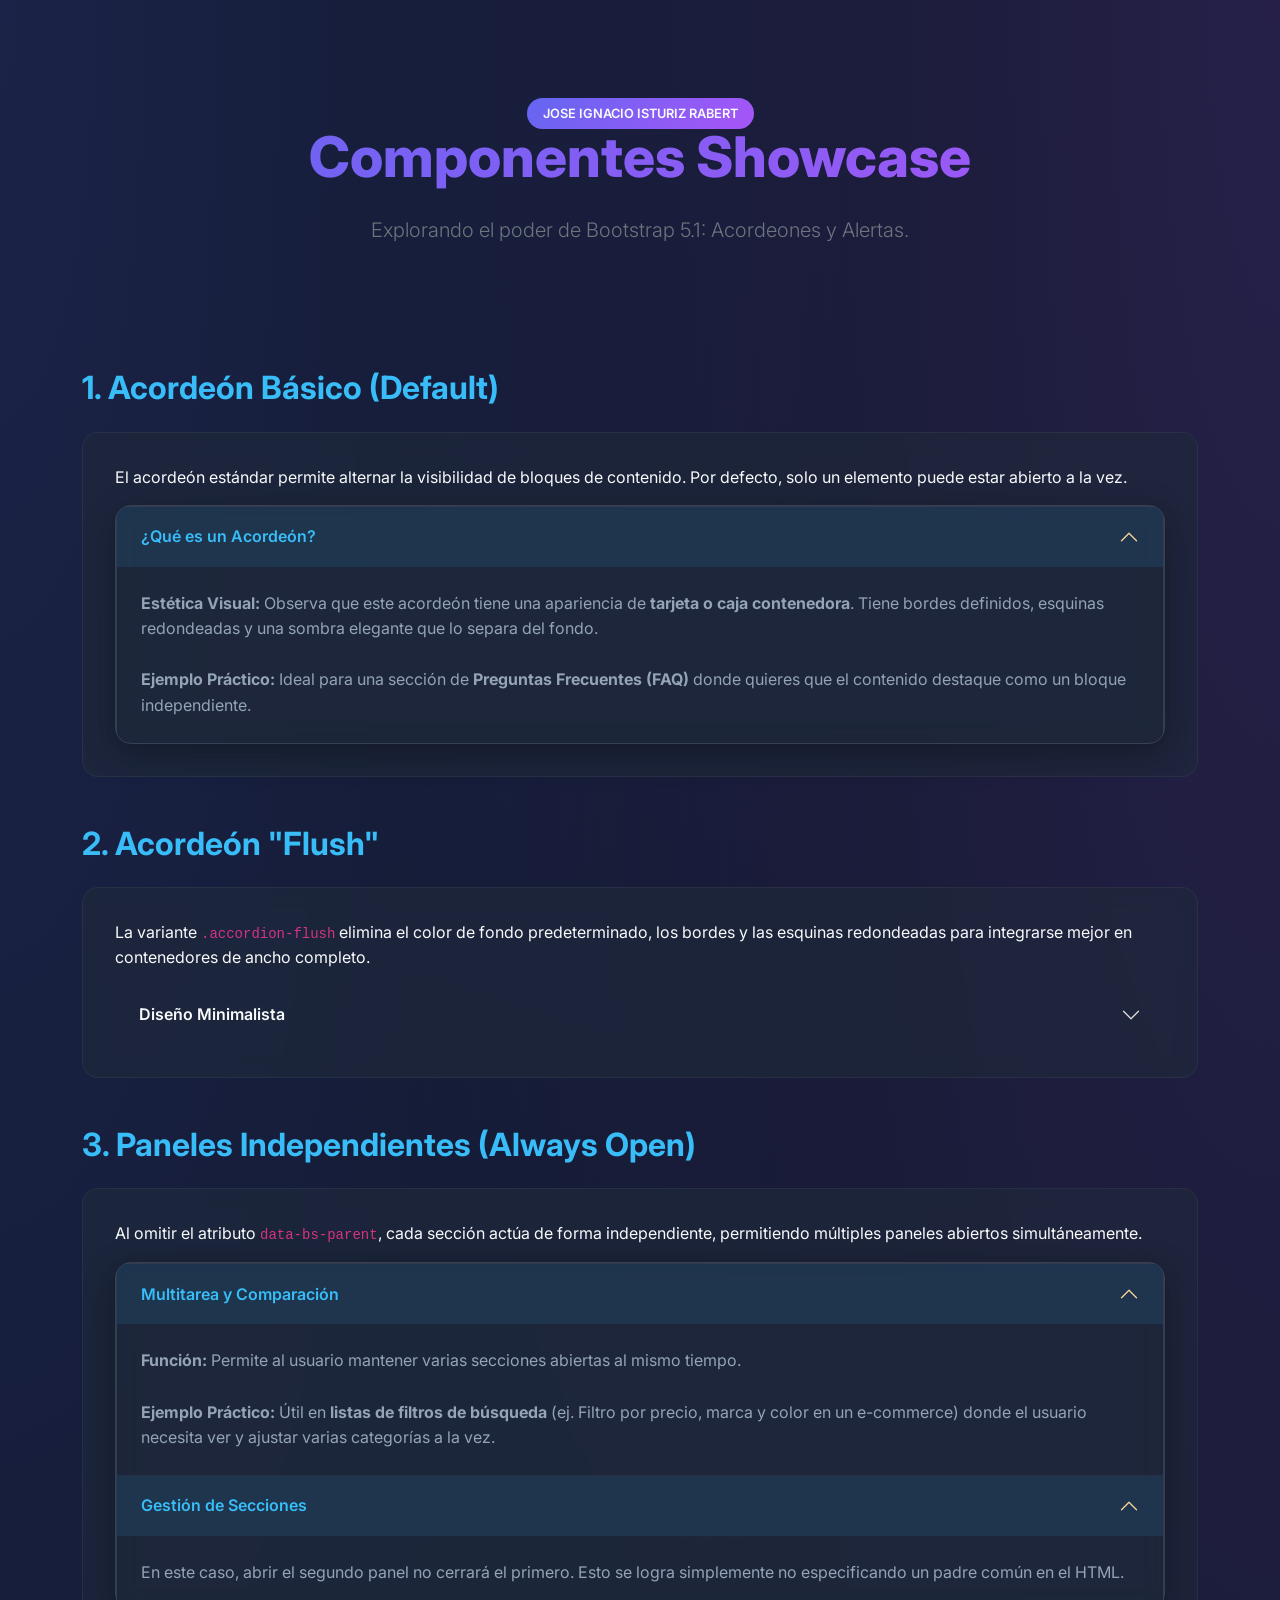
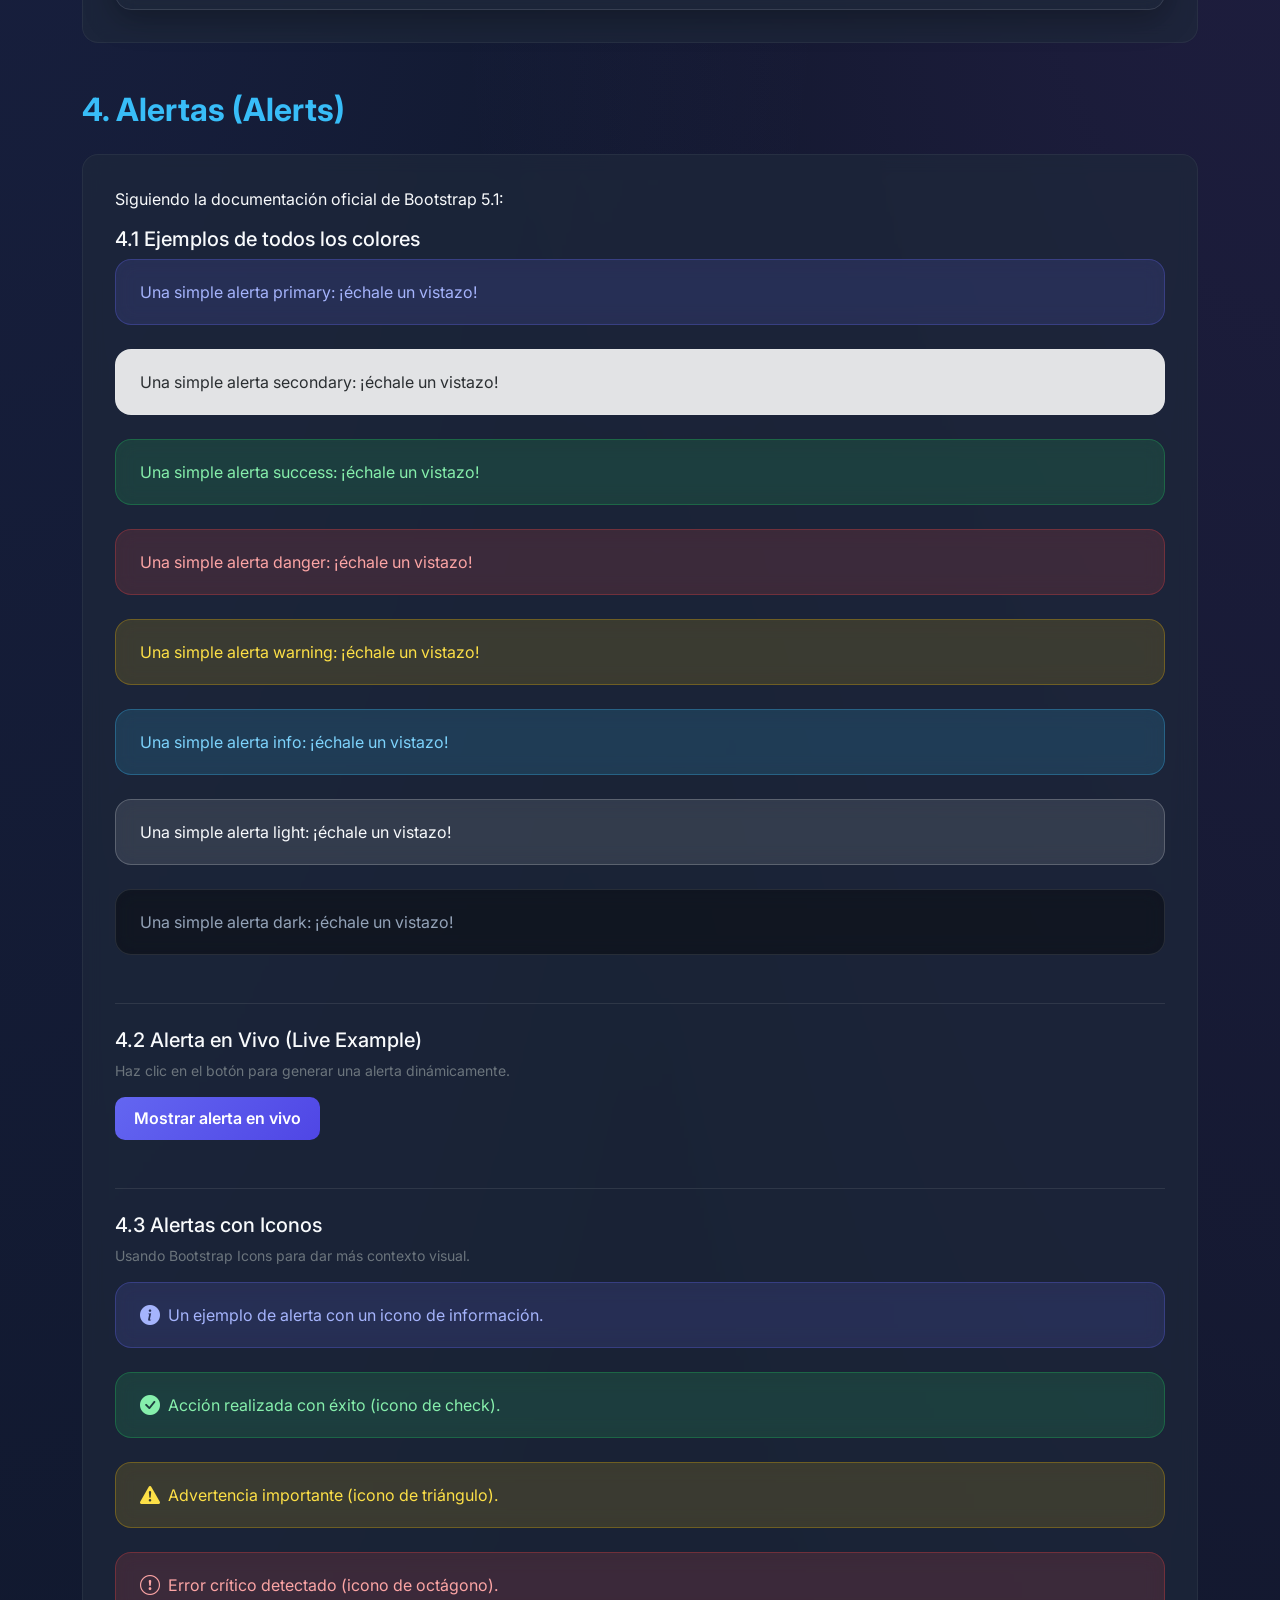
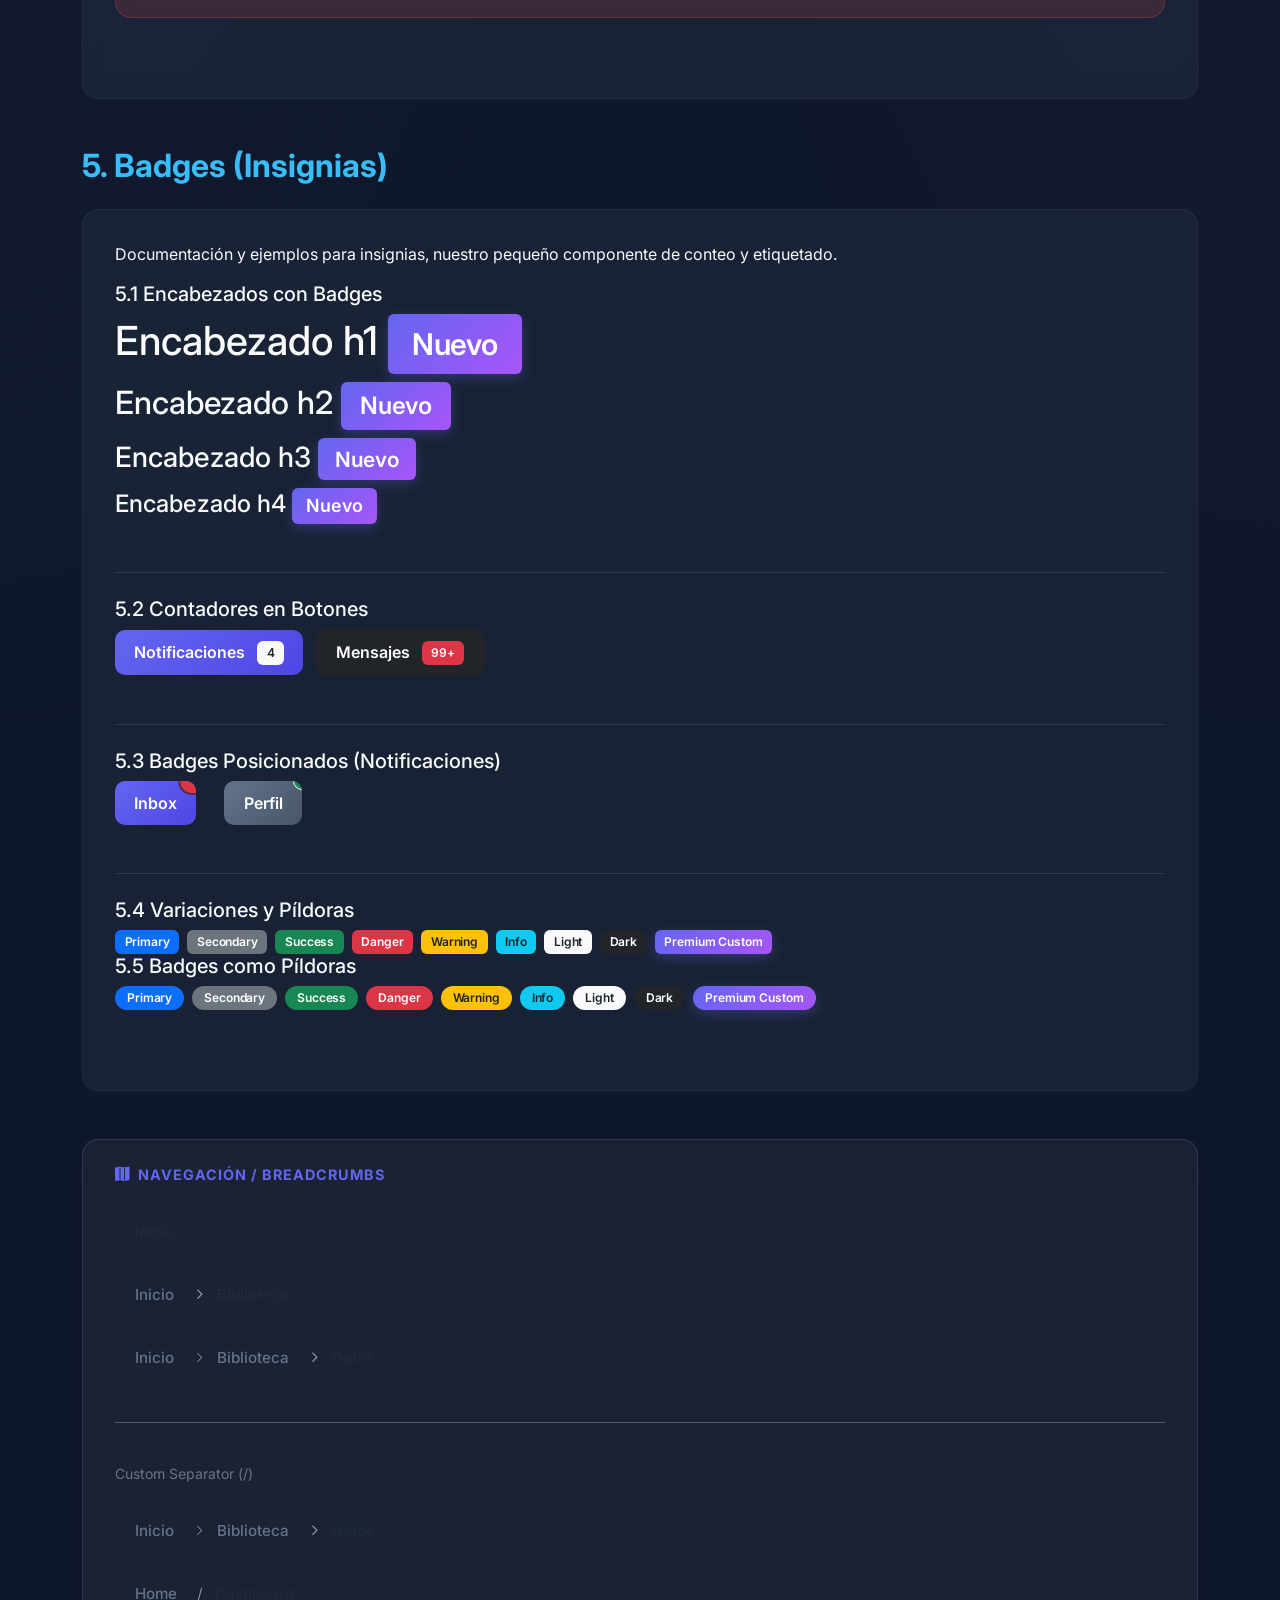
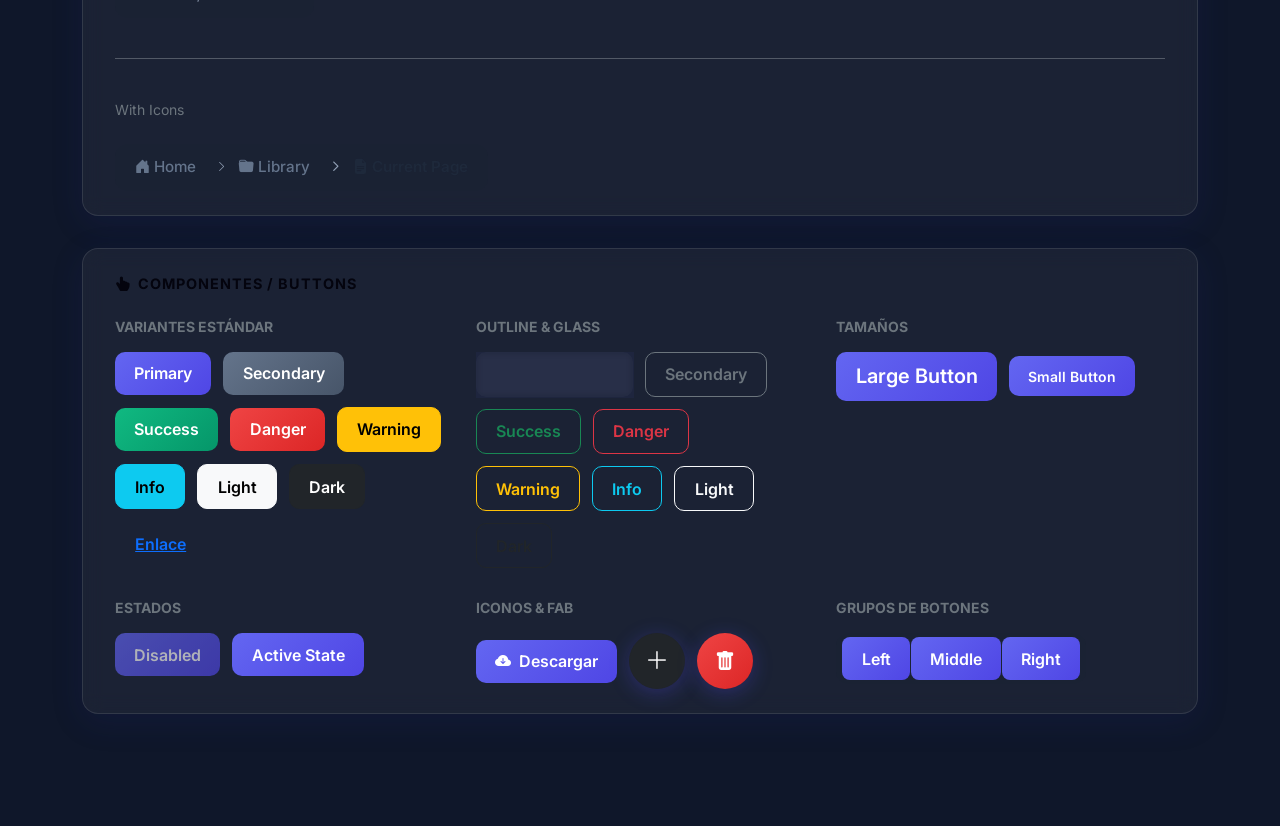
<file: entrega_bootstrap/index.html>
<!DOCTYPE html>
<html lang="es">

<head>
    <meta charset="UTF-8">
    <meta name="viewport" content="width=device-width, initial-scale=1.0">
    <title>Bootstrap 5.1</title>
    <!-- Google Fonts -->
    <link href="https://fonts.googleapis.com/css2?family=Inter:wght@400;600;700;800&family=Fira+Code&display=swap"
        rel="stylesheet">
    <!-- Bootstrap  -->
    <link href="https://cdn.jsdelivr.net/npm/bootstrap@5.1.3/dist/css/bootstrap.min.css" rel="stylesheet">
    
    <link rel="stylesheet" href="css/base.css">
    <link rel="stylesheet" href="css/accordion.css">
    <link rel="stylesheet" href="css/alerts.css">
    <link rel="stylesheet" href="css/badge.css">
    <link rel="stylesheet" href="css/breadcrumb.css">
    <link rel="stylesheet" href="css/buttons.css">
    <!-- Bootstrap Icons -->
    <link rel="stylesheet" href="https://cdn.jsdelivr.net/npm/bootstrap-icons@1.8.1/font/bootstrap-icons.css">
</head>

<body>

    <div class="container">
        <!-- Hero Section -->
        <header class="hero-section">
            <span class="badge-premium mb-3">JOSE IGNACIO ISTURIZ RABERT</span>
            <h1>Componentes Showcase</h1>
            <p class="lead text-secondary mx-auto" style="max-width: 700px;">
                Explorando el poder de Bootstrap 5.1: Acordeones y Alertas.
            </p>
        </header>

        <main id="main-content">
            <!-- Los componentes se cargarán dinámicamente aquí -->
            <div id="accordion-container"></div>
            <div id="alerts-container"></div>
            <div id="badge-container"></div>
            <div id="breadcrumb-container"></div>
            <div id="buttons-container"></div>
        </main>
    </div>

    <!-- Bootstrap 5.1 JS Bundle with Popper -->
    <script src="https://cdn.jsdelivr.net/npm/bootstrap@5.1.3/dist/js/bootstrap.bundle.min.js"></script>

    <!-- Custom Loader Script -->
    <script>
        async function loadComponent(id, url) {
            try {
                const response = await fetch(url);
                const html = await response.text();
                document.getElementById(id).innerHTML = html;

                // Re-initialize any JS if needed for this component
                if (id === 'alerts-container') {
                    // Cargar alerts.js después de que el HTML esté en el DOM
                    const script = document.createElement('script');
                    script.src = 'js/alerts.js';
                    document.body.appendChild(script);
                }
            } catch (error) {
                console.error('Error cargando componente:', error);
            }
        }

        document.addEventListener('DOMContentLoaded', () => {
            loadComponent('accordion-container', 'components/accordion.html');
            loadComponent('alerts-container', 'components/alerts.html');
            loadComponent('badge-container', 'components/badge.html');
            loadComponent('breadcrumb-container', 'components/breadcrumb.html');
            loadComponent('buttons-container', 'components/buttons.html');
        });
    </script>
</body>

</html>
</file>
<file: entrega_bootstrap/css/base.css>
:root {
    --primary-gradient: linear-gradient(135deg, #6366f1 0%, #a855f7 100%);
    --bg-color: #0f172a;
    --card-bg: rgba(30, 41, 59, 0.7);
    --text-primary: #f8fafc;
    --text-secondary: #94a3b8;
    --accent-color: #38bdf8;
}

body {
    background-color: var(--bg-color);
    background-image:
        radial-gradient(at 0% 0%, rgba(99, 102, 241, 0.15) 0px, transparent 50%),
        radial-gradient(at 100% 0%, rgba(168, 85, 247, 0.15) 0px, transparent 50%);
    color: var(--text-primary);
    font-family: 'Inter', sans-serif;
    min-height: 100vh;
    padding-bottom: 5rem;
}

.hero-section {
    padding: 100px 0 60px;
    text-align: center;
}

.hero-section h1 {
    font-size: 3.5rem;
    font-weight: 800;
    margin-bottom: 1.5rem;
    background: var(--primary-gradient);
    -webkit-background-clip: text;
    background-clip: text;
    -webkit-text-fill-color: transparent;
}

.section-title {
    margin: 3rem 0 1.5rem;
    font-weight: 700;
    color: var(--accent-color);
}

.example-card {
    background: var(--card-bg);
    border: 1px solid rgba(255, 255, 255, 0.05);
    border-radius: 1rem;
    padding: 2rem;
    margin-bottom: 2rem;
    backdrop-filter: blur(10px);
}

.badge-premium {
    background: var(--primary-gradient);
    padding: 0.5rem 1rem;
    border-radius: 2rem;
    font-size: 0.8rem;
    font-weight: 600;
}
</file>
<file: entrega_bootstrap/css/accordion.css>
.accordion {
    --bs-accordion-color: var(--text-primary);
    --bs-accordion-btn-color: var(--text-primary);
    --bs-accordion-btn-bg: transparent;
    --bs-accordion-active-color: var(--accent-color);
    --bs-accordion-active-bg: rgba(56, 189, 248, 0.1);
    --bs-accordion-btn-focus-border-color: var(--accent-color);
    --bs-accordion-btn-focus-box-shadow: 0 0 0 0.25rem rgba(56, 189, 248, 0.25);
}

/* Basic Accordion - Card like appearance */
.accordion:not(.accordion-flush) {
    --bs-accordion-bg: var(--card-bg);
    --bs-accordion-border-color: rgba(255, 255, 255, 0.1);
    border-radius: 1rem;
    overflow: hidden;
    backdrop-filter: blur(10px);
    border: 1px solid rgba(255, 255, 255, 0.12);
    box-shadow: 0 8px 32px 0 rgba(0, 0, 0, 0.3);
}

/* Flush Accordion - Integrated and minimal */
.accordion.accordion-flush {
    --bs-accordion-bg: transparent;
    --bs-accordion-border-color: rgba(255, 255, 255, 0.1);
    border: none;
    border-radius: 0;
    backdrop-filter: none;
}

.accordion.accordion-flush .accordion-item {
    border-left: none;
    border-right: none;
    border-radius: 0;
}

.accordion-item {
    background-color: transparent;
    border-bottom: 1px solid rgba(255, 255, 255, 0.05);
}

.accordion-item:last-child {
    border-bottom: none;
}

.accordion-button {
    font-weight: 600;
    padding: 1.25rem 1.5rem;
    transition: all 0.3s ease;
}

.accordion-button:not(.collapsed) {
    box-shadow: none;
}

.accordion-button::after {
    filter: invert(1);
}

.accordion-body {
    padding: 1.5rem;
    line-height: 1.6;
    color: var(--text-secondary);
}
</file>
<file: entrega_bootstrap/css/alerts.css>
.alert {
    border-radius: 1rem;
    border: 1px solid rgba(255, 255, 255, 0.1);
    backdrop-filter: blur(10px);
    padding: 1.25rem 1.5rem;
    margin-bottom: 1.5rem;
    transition: transform 0.3s ease, box-shadow 0.3s ease;
    display: flex;
    align-items: center;
}

.alert i {
    font-size: 1.25rem;
    line-height: 1;
}

.alert:hover {
    transform: translateY(-2px);
    box-shadow: 0 10px 20px rgba(0, 0, 0, 0.2);
}

.alert-primary {
    background: rgba(99, 102, 241, 0.15);
    color: #a5b4fc;
    border-color: rgba(99, 102, 241, 0.3);
}

.alert-success {
    background: rgba(34, 197, 94, 0.15);
    color: #86efac;
    border-color: rgba(34, 197, 94, 0.3);
}

.alert-warning {
    background: rgba(234, 179, 8, 0.15);
    color: #fde047;
    border-color: rgba(234, 179, 8, 0.3);
}

.alert-danger {
    background: rgba(239, 68, 68, 0.15);
    color: #fca5a5;
    border-color: rgba(239, 68, 68, 0.3);
}

.alert-light {
    background: rgba(255, 255, 255, 0.1);
    color: #f8fafc;
    border-color: rgba(255, 255, 255, 0.2);
}

.alert-dark {
    background: rgba(0, 0, 0, 0.4);
    color: #94a3b8;
    border-color: rgba(255, 255, 255, 0.1);
}

.alert-info {
    background: rgba(56, 189, 248, 0.15);
    color: #7dd3fc;
    border-color: rgba(56, 189, 248, 0.3);
}

.alert-link {
    font-weight: 700;
    color: inherit;
    text-decoration: underline;
    opacity: 0.8;
}

.alert-link:hover {
    opacity: 1;
    color: #fff;
}

.alert h4 {
    font-weight: 700;
    margin-bottom: 0.5rem;
}

.alert hr {
    border-top-color: rgba(255, 255, 255, 0.1);
}

.alert .btn-close {
    filter: invert(1);
    opacity: 0.5;
}

.alert .btn-close:hover {
    opacity: 1;
}
</file>
<file: entrega_bootstrap/css/badge.css>
/* Badge Custom Styles */
.badge {
    font-weight: 600;
    padding: 0.5em 0.8em;
    font-family: 'Inter', sans-serif;
    letter-spacing: -0.01em;
}

.badge.bg-premium {
    background: linear-gradient(135deg, #6366f1 0%, #a855f7 100%);
    box-shadow: 0 4px 12px rgba(99, 102, 241, 0.3);
}

.rounded-pill {
    padding-left: 1em;
    padding-right: 1em;
}

/* Enhancing positioned badges */
.position-absolute.badge {
    border: 2px solid var(--card-bg, #ffffff);
}

.btn .badge {
    margin-left: 0.5rem;
}
</file>
<file: entrega_bootstrap/css/breadcrumb.css>
/* Breadcrumb Premium Styling */
.breadcrumb-container {
    background: rgba(255, 255, 255, 0.05);
    backdrop-filter: blur(10px);
    border: 1px solid rgba(255, 255, 255, 0.1);
    border-radius: 16px;
    padding: 1.5rem 2rem;
    margin-bottom: 2rem;
    box-shadow: 0 8px 32px 0 rgba(31, 38, 135, 0.15);
}

.breadcrumb-section-title {
    font-size: 0.9rem;
    font-weight: 700;
    text-transform: uppercase;
    letter-spacing: 1px;
    color: var(--primary-color, #6366f1);
    margin-bottom: 1.5rem;
    display: flex;
    align-items: center;
    gap: 0.5rem;
}

.breadcrumb {
    margin-bottom: 0;
    padding: 0.75rem 1.25rem;
    background: rgba(0, 0, 0, 0.03);
    border-radius: 12px;
    display: inline-flex;
}

.breadcrumb-item {
    display: flex;
    align-items: center;
    font-size: 0.95rem;
    transition: all 0.3s ease;
}

.breadcrumb-item + .breadcrumb-item::before {
    content: "\F285"; /* bi-caret-right-fill style but handled by CSS */
    font-family: "bootstrap-icons";
    color: #94a3b8;
    font-size: 0.7rem;
    padding: 0 0.75rem;
}

.breadcrumb-item a {
    color: #64748b;
    text-decoration: none;
    font-weight: 500;
    transition: color 0.2s ease;
}

.breadcrumb-item a:hover {
    color: var(--primary-color, #6366f1);
}

.breadcrumb-item.active {
    color: #1e293b;
    font-weight: 600;
}

/* Custom Separator Style */
.breadcrumb-custom .breadcrumb-item + .breadcrumb-item::before {
    content: "/";
    font-family: inherit;
    font-size: 1rem;
    font-weight: 300;
}

/* Glassmorphism Variation */
.breadcrumb-glass .breadcrumb {
    background: rgba(255, 255, 255, 0.1);
    box-shadow: inset 0 0 10px rgba(0,0,0,0.02);
}

.breadcrumb-example-group {
    display: flex;
    flex-direction: column;
    gap: 1rem;
}
</file>
<file: entrega_bootstrap/css/buttons.css>
/* Buttons Premium Styling */
.buttons-container {
    background: rgba(255, 255, 255, 0.05);
    backdrop-filter: blur(10px);
    border: 1px solid rgba(255, 255, 255, 0.1);
    border-radius: 16px;
    padding: 1.5rem 2rem;
    margin-bottom: 2rem;
    box-shadow: 0 8px 32px 0 rgba(31, 38, 135, 0.15);
}

.buttons-section-title {
    font-size: 0.9rem;
    font-weight: 700;
    text-transform: uppercase;
    letter-spacing: 1px;
    color: var(--primary-color, #04040e);
    margin-bottom: 1.5rem;
    display: flex;
    align-items: center;
    gap: 0.5rem;
}

/* Premium Button Enhancements */
.btn {
    border-radius: 10px;
    padding: 0.6rem 1.2rem;
    font-weight: 600;
    transition: all 0.3s cubic-bezier(0.4, 0, 0.2, 1);
    position: relative;
    overflow: hidden;
}

.btn:hover {
    transform: translateY(-2px);
    box-shadow: 0 5px 15px rgba(0, 0, 0, 0.1);
}

.btn:active {
    transform: translateY(0);
}

/* Gradient Variants */
.btn-primary {
    background: linear-gradient(135deg, #6366f1 0%, #4f46e5 100%);
    border: none;
}

.btn-secondary {
    background: linear-gradient(135deg, #64748b 0%, #475569 100%);
    border: none;
}

.btn-success {
    background: linear-gradient(135deg, #10b981 0%, #059669 100%);
    border: none;
}

.btn-danger {
    background: linear-gradient(135deg, #ef4444 0%, #dc2626 100%);
    border: none;
}

/* Glassmorphism Outline Buttons */
.btn-outline-primary {
    border: 1px solid rgba(99, 102, 241, 0.5);
    background: rgba(99, 102, 241, 0.05);
    color: #4f46e5;
    backdrop-filter: blur(4px);
}

.btn-outline-primary:hover {
    background: #4f46e5;
    border-color: #4f46e5;
    color: white;
}

/* Button Group Styling */
.btn-group {
    background: rgba(0, 0, 0, 0.03);
    padding: 4px;
    border-radius: 12px;
}

.btn-group .btn {
    border-radius: 8px !important;
    margin: 0 2px;
}

/* Floating Action Button Style */
.btn-fab {
    width: 56px;
    height: 56px;
    border-radius: 50% !important;
    display: flex;
    align-items: center;
    justify-content: center;
    padding: 0;
    box-shadow: 0 4px 20px rgba(79, 70, 229, 0.3);
}

.button-example-grid {
    display: grid;
    grid-template-columns: repeat(auto-fill, minmax(250px, 1fr));
    gap: 2rem;
}

.button-subset {
    display: flex;
    flex-wrap: wrap;
    gap: 0.75rem;
    align-items: center;
}
</file>
